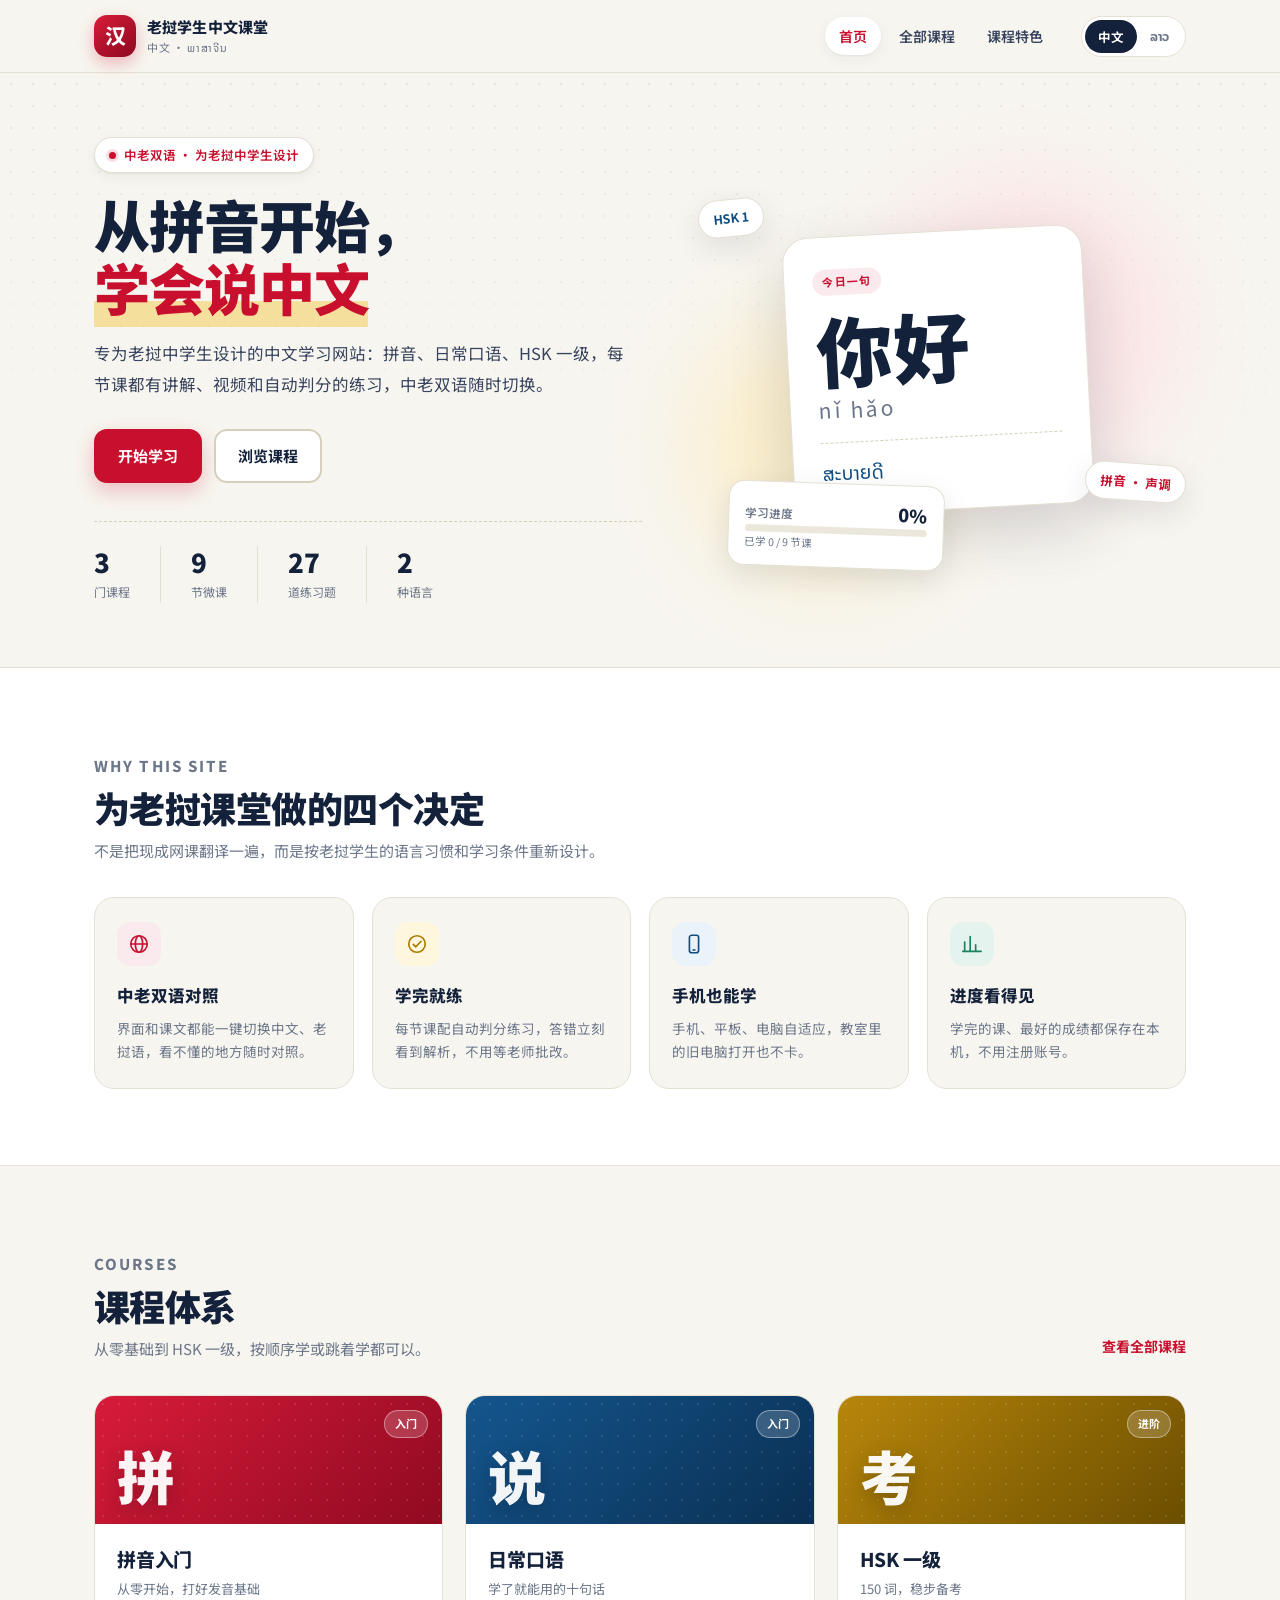
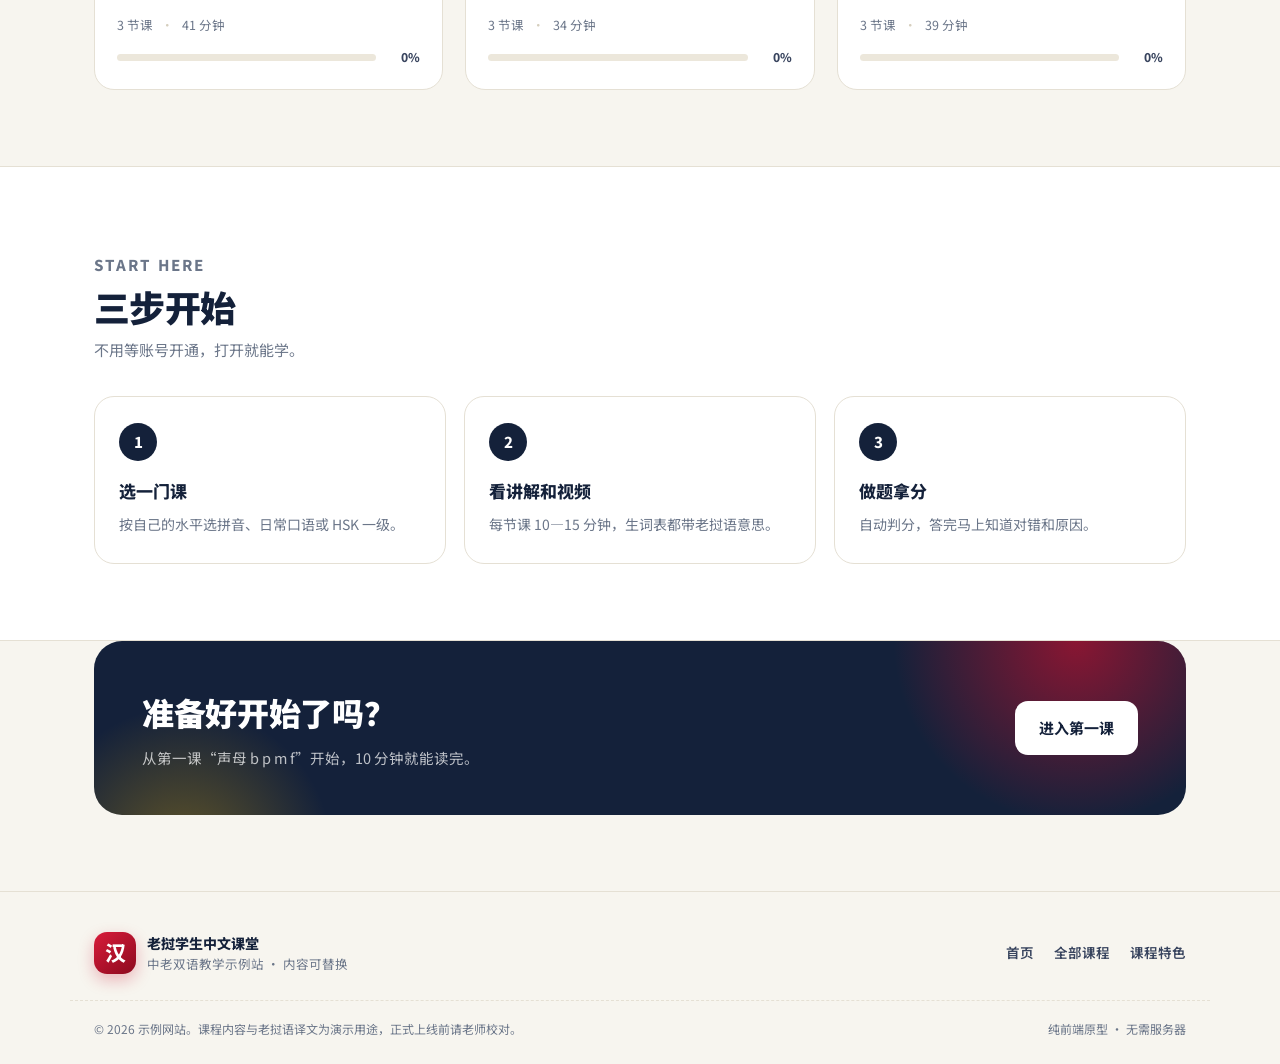
<file: index.html>
<!DOCTYPE html>
<html lang="zh-CN">
  <head>
    <meta charset="UTF-8" />
    <meta name="viewport" content="width=device-width, initial-scale=1" />
    <meta name="theme-color" content="#c8102e" />
    <title>老挝学生中文课堂 · ຮຽນຈີນສຳລັບນັກຮຽນລາວ</title>
    <meta
      name="description"
      content="面向老挝中学生的中文学习网站：拼音、日常口语、HSK 一级，中老双语，自动判分练习。"
    />
    <link rel="preconnect" href="https://fonts.googleapis.com" />
    <link rel="preconnect" href="https://fonts.gstatic.com" crossorigin />
    <link
      href="https://fonts.googleapis.com/css2?family=Noto+Sans+SC:wght@400;500;700;900&family=Noto+Sans+Lao:wght@400;600;700&display=swap"
      rel="stylesheet"
    />
    <link rel="stylesheet" href="css/style.css" />
    <link
      rel="icon"
      href="data:image/svg+xml,%3Csvg xmlns='http://www.w3.org/2000/svg' viewBox='0 0 64 64'%3E%3Crect width='64' height='64' rx='14' fill='%23c8102e'/%3E%3Ctext x='32' y='46' font-size='38' font-family='sans-serif' font-weight='700' text-anchor='middle' fill='%23fff'%3E%E6%B1%89%3C/text%3E%3C/svg%3E"
    />
  </head>
  <body data-page="home">
    <noscript>
      <p class="noscript">本网站需要开启 JavaScript 才能显示课程内容 · ເວັບນີ້ຕ້ອງການ JavaScript</p>
    </noscript>
    <header class="site-header">
      <div class="container header-inner">
        <a class="brand" href="index.html">
          <span class="brand-mark">汉</span>
          <span class="brand-text">
            <b data-i18n="brand.name">老挝学生中文课堂</b>
            <span data-i18n="brand.sub">中文 · ພາສາຈີນ</span>
          </span>
        </a>
        <nav class="nav" aria-label="主导航">
          <a href="index.html" class="is-active" data-i18n="nav.home">首页</a>
          <a href="courses.html" data-i18n="nav.courses">全部课程</a>
          <a href="index.html#features" data-i18n="nav.features">课程特色</a>
        </nav>
        <div class="lang-switch" role="group" aria-label="Language / ພາສາ">
          <button class="lang-btn" type="button" data-lang="zh">中文</button>
          <button class="lang-btn" type="button" data-lang="lo">ລາວ</button>
        </div>
      </div>
    </header>

    <main>
      <!-- Hero -->
      <section class="hero">
        <div class="container hero-grid">
          <div class="hero-copy">
            <span class="hero-badge" data-i18n="hero.badge">中老双语 · 为老挝中学生设计</span>
            <h1>
              <span data-i18n="hero.title1">从拼音开始，</span><br />
              <em data-i18n="hero.title2">学会说中文</em>
            </h1>
            <p class="hero-desc" data-i18n="hero.desc">
              专为老挝中学生设计的中文学习网站：拼音、日常口语、HSK 一级，每节课都有讲解、视频和自动判分的练习，中老双语随时切换。
            </p>
            <div class="hero-actions">
              <a class="btn btn-primary" id="heroStart" href="#courses" data-i18n="hero.cta1">开始学习</a>
              <a class="btn btn-outline" href="courses.html" data-i18n="hero.cta2">浏览课程</a>
            </div>
            <div class="hero-stats">
              <div>
                <b id="statCourses">3</b>
                <span data-i18n="stat.courses">门课程</span>
              </div>
              <div>
                <b id="statLessons">9</b>
                <span data-i18n="stat.lessons">节微课</span>
              </div>
              <div>
                <b id="statQuestions">27</b>
                <span data-i18n="stat.questions">道练习题</span>
              </div>
              <div>
                <b>2</b>
                <span data-i18n="stat.langs">种语言</span>
              </div>
            </div>
          </div>

          <div class="hero-visual" aria-hidden="true">
            <div class="blob blob-a"></div>
            <div class="blob blob-b"></div>
            <div class="flashcard">
              <span class="flash-tag" data-i18n="hero.tag">今日一句</span>
              <div class="flash-han">你好</div>
              <div class="flash-pinyin">nǐ hǎo</div>
              <div class="flash-lo">ສະບາຍດີ</div>
            </div>
            <div class="float-chip chip-a">HSK 1</div>
            <div class="float-chip chip-b" data-i18n="hero.chipB">拼音 · 声调</div>
            <div class="float-card">
              <div class="row">
                <span data-i18n="hero.progress">学习进度</span>
                <b id="heroPct">0%</b>
              </div>
              <div class="bar"><i id="heroBar" style="width: 0%"></i></div>
              <small id="heroProgressText">已学 0 / 9 节课</small>
            </div>
          </div>
        </div>
      </section>

      <!-- 特色 -->
      <section class="section section-alt" id="features">
        <div class="container">
          <div class="section-head">
            <div>
              <p class="kicker">Why this site</p>
              <h2 data-i18n="features.title">为老挝课堂做的四个决定</h2>
              <p data-i18n="features.desc">
                不是把现成网课翻译一遍，而是按老挝学生的语言习惯和学习条件重新设计。
              </p>
            </div>
          </div>
          <div class="feature-grid">
            <article class="feature">
              <div class="feature-icon">
                <svg width="22" height="22" viewBox="0 0 24 24" fill="none" stroke="currentColor" stroke-width="1.8" stroke-linecap="round">
                  <circle cx="12" cy="12" r="9" />
                  <ellipse cx="12" cy="12" rx="4" ry="9" />
                  <path d="M3 12h18" />
                </svg>
              </div>
              <h3 data-i18n="f1.t">中老双语对照</h3>
              <p data-i18n="f1.d">界面和课文都能一键切换中文、老挝语，看不懂的地方随时对照。</p>
            </article>
            <article class="feature">
              <div class="feature-icon">
                <svg width="22" height="22" viewBox="0 0 24 24" fill="none" stroke="currentColor" stroke-width="1.8" stroke-linecap="round" stroke-linejoin="round">
                  <circle cx="12" cy="12" r="9" />
                  <path d="m8 12.5 2.6 2.6L16.5 9" />
                </svg>
              </div>
              <h3 data-i18n="f2.t">学完就练</h3>
              <p data-i18n="f2.d">每节课配自动判分练习，答错立刻看到解析，不用等老师批改。</p>
            </article>
            <article class="feature">
              <div class="feature-icon">
                <svg width="22" height="22" viewBox="0 0 24 24" fill="none" stroke="currentColor" stroke-width="1.8" stroke-linecap="round" stroke-linejoin="round">
                  <rect x="7" y="2.5" width="10" height="19" rx="2.5" />
                  <path d="M11 18.5h2" />
                </svg>
              </div>
              <h3 data-i18n="f3.t">手机也能学</h3>
              <p data-i18n="f3.d">手机、平板、电脑自适应，教室里的旧电脑打开也不卡。</p>
            </article>
            <article class="feature">
              <div class="feature-icon">
                <svg width="22" height="22" viewBox="0 0 24 24" fill="none" stroke="currentColor" stroke-width="1.8" stroke-linecap="round" stroke-linejoin="round">
                  <path d="M4 20V10" />
                  <path d="M10 20V4" />
                  <path d="M16 20v-7" />
                  <path d="M22 20H2" />
                </svg>
              </div>
              <h3 data-i18n="f4.t">进度看得见</h3>
              <p data-i18n="f4.d">学完的课、最好的成绩都保存在本机，不用注册账号。</p>
            </article>
          </div>
        </div>
      </section>

      <!-- 课程 -->
      <section class="section" id="courses">
        <div class="container">
          <div class="section-head">
            <div>
              <p class="kicker">Courses</p>
              <h2 data-i18n="courses.title">课程体系</h2>
              <p data-i18n="courses.desc">从零基础到 HSK 一级，按顺序学或跳着学都可以。</p>
            </div>
            <a class="link-arrow" href="courses.html" data-i18n="courses.more">查看全部课程</a>
          </div>
          <div class="course-grid" id="courseGrid"></div>
        </div>
      </section>

      <!-- 三步 -->
      <section class="section section-alt">
        <div class="container">
          <div class="section-head">
            <div>
              <p class="kicker">Start here</p>
              <h2 data-i18n="steps.title">三步开始</h2>
              <p data-i18n="steps.desc">不用等账号开通，打开就能学。</p>
            </div>
          </div>
          <div class="steps">
            <article class="step">
              <div class="step-num">1</div>
              <h3 data-i18n="s1.t">选一门课</h3>
              <p data-i18n="s1.d">按自己的水平选拼音、日常口语或 HSK 一级。</p>
            </article>
            <article class="step">
              <div class="step-num">2</div>
              <h3 data-i18n="s2.t">看讲解和视频</h3>
              <p data-i18n="s2.d">每节课 10—15 分钟，生词表都带老挝语意思。</p>
            </article>
            <article class="step">
              <div class="step-num">3</div>
              <h3 data-i18n="s3.t">做题拿分</h3>
              <p data-i18n="s3.d">自动判分，答完马上知道对错和原因。</p>
            </article>
          </div>
        </div>
      </section>

      <!-- CTA -->
      <section class="section" style="padding-top: 0">
        <div class="container">
          <div class="cta-band">
            <div>
              <h2 data-i18n="cta.title">准备好开始了吗？</h2>
              <p data-i18n="cta.desc">从第一课“声母 b p m f”开始，10 分钟就能读完。</p>
            </div>
            <a class="btn" href="lesson.html?course=pinyin&lesson=p1" data-i18n="cta.btn">进入第一课</a>
          </div>
        </div>
      </section>
    </main>

    <footer class="site-footer">
      <div class="container footer-inner">
        <div class="footer-brand">
          <span class="brand-mark">汉</span>
          <div>
            <b data-i18n="brand.name">老挝学生中文课堂</b>
            <p data-i18n="footer.tagline">中老双语教学示例站 · 内容可替换</p>
          </div>
        </div>
        <div class="footer-links">
          <a href="index.html" data-i18n="nav.home">首页</a>
          <a href="courses.html" data-i18n="nav.courses">全部课程</a>
          <a href="index.html#features" data-i18n="nav.features">课程特色</a>
        </div>
      </div>
      <div class="container footer-bottom">
        <span data-i18n="footer.note">© 2026 示例网站。课程内容与老挝语译文为演示用途。</span>
        <span data-i18n="footer.built">纯前端原型 · 无需服务器</span>
      </div>
    </footer>

    <script src="js/i18n.js"></script>
    <script src="js/data.js"></script>
    <script src="js/app.js"></script>
  </body>
</html>
</file>
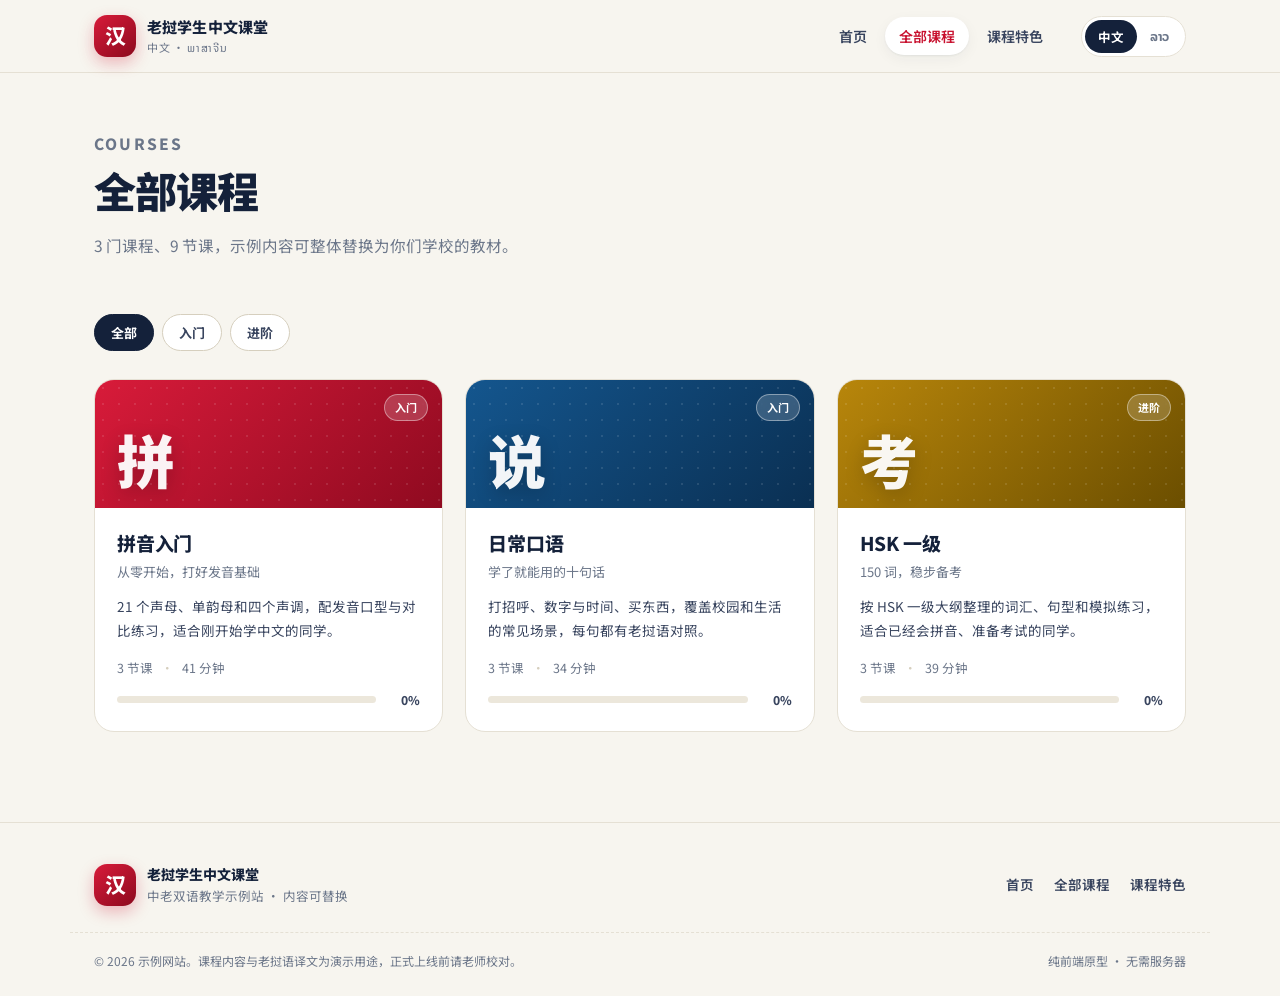
<file: courses.html>
<!DOCTYPE html>
<html lang="zh-CN">
  <head>
    <meta charset="UTF-8" />
    <meta name="viewport" content="width=device-width, initial-scale=1" />
    <meta name="theme-color" content="#c8102e" />
    <title>全部课程 · 老挝学生中文课堂</title>
    <meta name="description" content="拼音入门、日常口语、HSK 一级：面向老挝中学生的中文课程列表。" />
    <link rel="preconnect" href="https://fonts.googleapis.com" />
    <link rel="preconnect" href="https://fonts.gstatic.com" crossorigin />
    <link
      href="https://fonts.googleapis.com/css2?family=Noto+Sans+SC:wght@400;500;700;900&family=Noto+Sans+Lao:wght@400;600;700&display=swap"
      rel="stylesheet"
    />
    <link rel="stylesheet" href="css/style.css" />
    <link
      rel="icon"
      href="data:image/svg+xml,%3Csvg xmlns='http://www.w3.org/2000/svg' viewBox='0 0 64 64'%3E%3Crect width='64' height='64' rx='14' fill='%23c8102e'/%3E%3Ctext x='32' y='46' font-size='38' font-family='sans-serif' font-weight='700' text-anchor='middle' fill='%23fff'%3E%E6%B1%89%3C/text%3E%3C/svg%3E"
    />
  </head>
  <body data-page="courses">
    <noscript>
      <p class="noscript">本网站需要开启 JavaScript 才能显示课程内容 · ເວັບນີ້ຕ້ອງການ JavaScript</p>
    </noscript>
    <header class="site-header">
      <div class="container header-inner">
        <a class="brand" href="index.html">
          <span class="brand-mark">汉</span>
          <span class="brand-text">
            <b data-i18n="brand.name">老挝学生中文课堂</b>
            <span data-i18n="brand.sub">中文 · ພາສາຈີນ</span>
          </span>
        </a>
        <nav class="nav" aria-label="主导航">
          <a href="index.html" data-i18n="nav.home">首页</a>
          <a href="courses.html" class="is-active" data-i18n="nav.courses">全部课程</a>
          <a href="index.html#features" data-i18n="nav.features">课程特色</a>
        </nav>
        <div class="lang-switch" role="group" aria-label="Language / ພາສາ">
          <button class="lang-btn" type="button" data-lang="zh">中文</button>
          <button class="lang-btn" type="button" data-lang="lo">ລາວ</button>
        </div>
      </div>
    </header>

    <main class="lesson-page" style="padding-bottom: 90px">
      <div class="container">
        <div class="page-head" style="padding-top: 16px">
          <p class="kicker">Courses</p>
          <h1 data-i18n="courses.pageTitle">全部课程</h1>
          <p data-i18n="courses.pageDesc">
            3 门课程、9 节课，示例内容可整体替换为你们学校的教材。
          </p>
        </div>

        <div class="filters" id="courseFilters" role="group" aria-label="Filter">
          <button class="chip is-active" type="button" data-filter="all" data-i18n="courses.all">全部</button>
          <button class="chip" type="button" data-filter="beginner" data-i18n="level.beginner">入门</button>
          <button class="chip" type="button" data-filter="advanced" data-i18n="level.advanced">进阶</button>
        </div>

        <div class="course-grid" id="courseGrid"></div>
      </div>
    </main>

    <footer class="site-footer">
      <div class="container footer-inner">
        <div class="footer-brand">
          <span class="brand-mark">汉</span>
          <div>
            <b data-i18n="brand.name">老挝学生中文课堂</b>
            <p data-i18n="footer.tagline">中老双语教学示例站 · 内容可替换</p>
          </div>
        </div>
        <div class="footer-links">
          <a href="index.html" data-i18n="nav.home">首页</a>
          <a href="courses.html" data-i18n="nav.courses">全部课程</a>
          <a href="index.html#features" data-i18n="nav.features">课程特色</a>
        </div>
      </div>
      <div class="container footer-bottom">
        <span data-i18n="footer.note">© 2026 示例网站。课程内容与老挝语译文为演示用途。</span>
        <span data-i18n="footer.built">纯前端原型 · 无需服务器</span>
      </div>
    </footer>

    <script src="js/i18n.js"></script>
    <script src="js/data.js"></script>
    <script src="js/app.js"></script>
  </body>
</html>
</file>
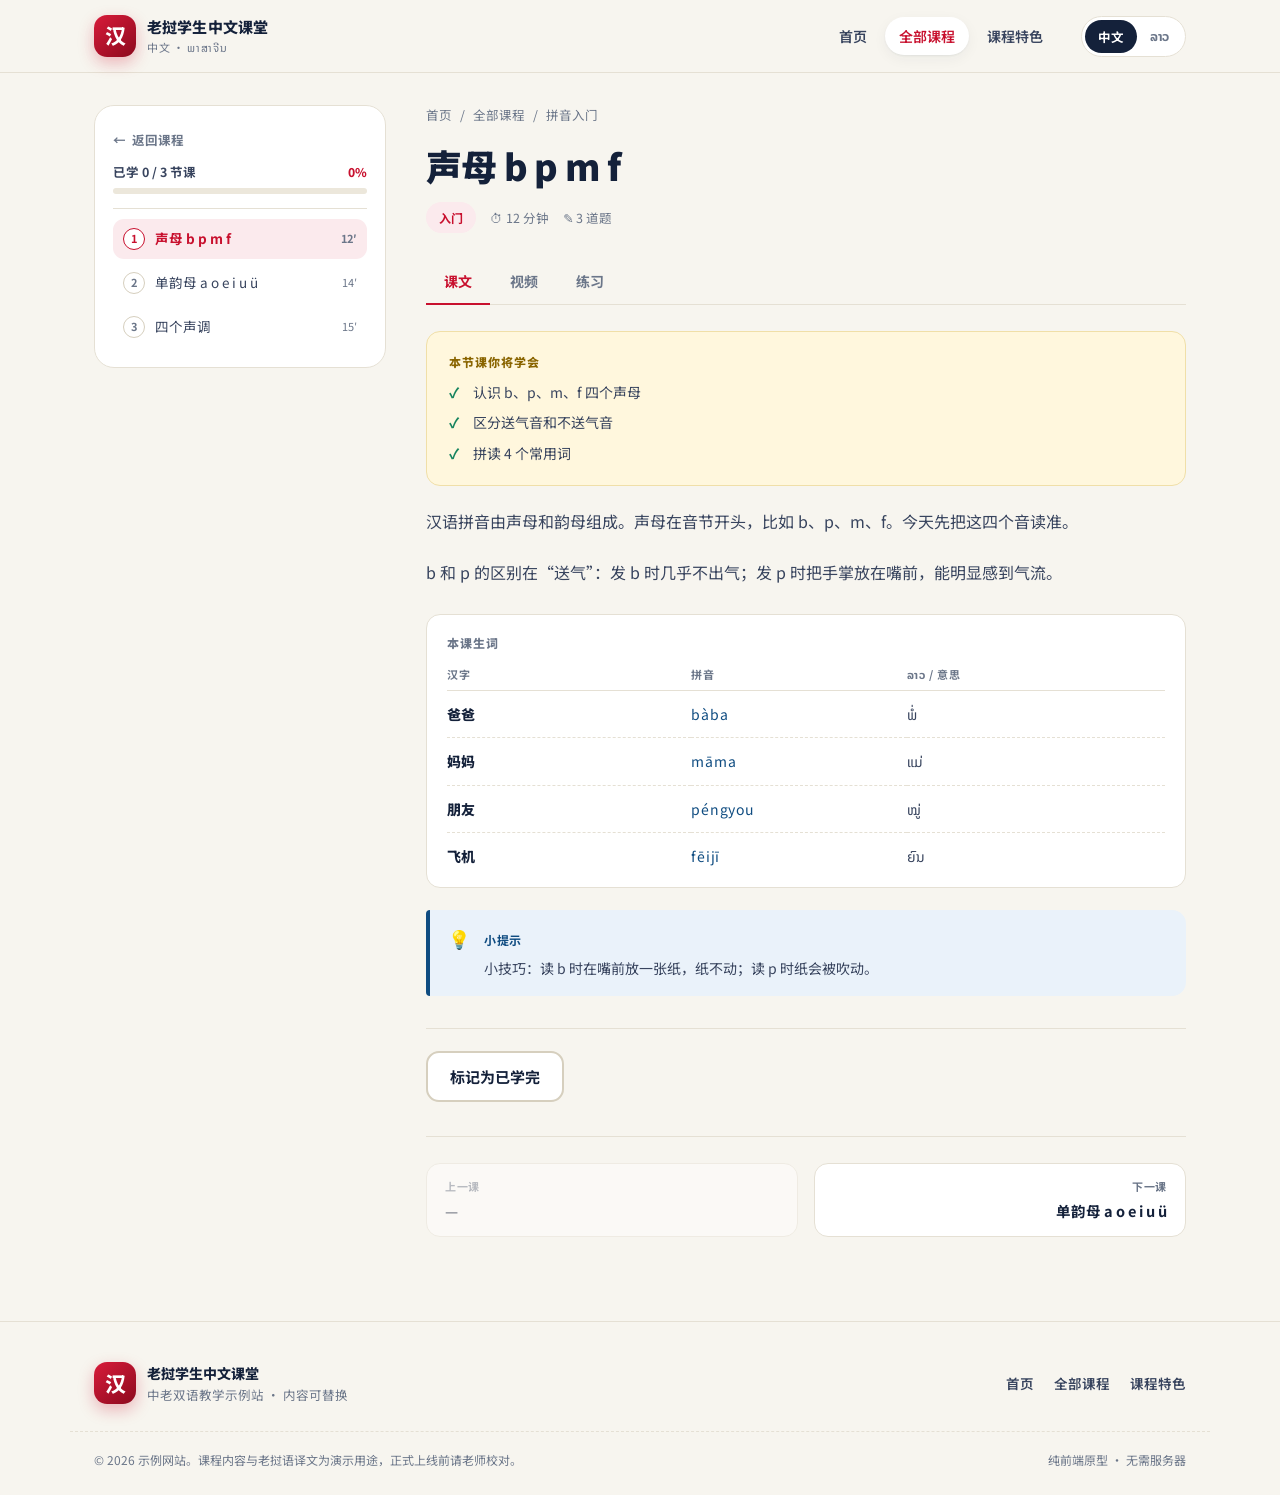
<file: lesson.html>
<!DOCTYPE html>
<html lang="zh-CN">
  <head>
    <meta charset="UTF-8" />
    <meta name="viewport" content="width=device-width, initial-scale=1" />
    <meta name="theme-color" content="#c8102e" />
    <title>课程详情 · 老挝学生中文课堂</title>
    <link rel="preconnect" href="https://fonts.googleapis.com" />
    <link rel="preconnect" href="https://fonts.gstatic.com" crossorigin />
    <link
      href="https://fonts.googleapis.com/css2?family=Noto+Sans+SC:wght@400;500;700;900&family=Noto+Sans+Lao:wght@400;600;700&display=swap"
      rel="stylesheet"
    />
    <link rel="stylesheet" href="css/style.css" />
    <link
      rel="icon"
      href="data:image/svg+xml,%3Csvg xmlns='http://www.w3.org/2000/svg' viewBox='0 0 64 64'%3E%3Crect width='64' height='64' rx='14' fill='%23c8102e'/%3E%3Ctext x='32' y='46' font-size='38' font-family='sans-serif' font-weight='700' text-anchor='middle' fill='%23fff'%3E%E6%B1%89%3C/text%3E%3C/svg%3E"
    />
  </head>
  <body data-page="lesson">
    <noscript>
      <p class="noscript">本网站需要开启 JavaScript 才能显示课程内容 · ເວັບນີ້ຕ້ອງການ JavaScript</p>
    </noscript>
    <header class="site-header">
      <div class="container header-inner">
        <a class="brand" href="index.html">
          <span class="brand-mark">汉</span>
          <span class="brand-text">
            <b data-i18n="brand.name">老挝学生中文课堂</b>
            <span data-i18n="brand.sub">中文 · ພາສາຈີນ</span>
          </span>
        </a>
        <nav class="nav" aria-label="主导航">
          <a href="index.html" data-i18n="nav.home">首页</a>
          <a href="courses.html" class="is-active" data-i18n="nav.courses">全部课程</a>
          <a href="index.html#features" data-i18n="nav.features">课程特色</a>
        </nav>
        <div class="lang-switch" role="group" aria-label="Language / ພາສາ">
          <button class="lang-btn" type="button" data-lang="zh">中文</button>
          <button class="lang-btn" type="button" data-lang="lo">ລາວ</button>
        </div>
      </div>
    </header>

    <main class="lesson-page">
      <div class="container layout">
        <aside>
          <div class="side-card">
            <a class="side-back" href="courses.html">
              <span aria-hidden="true">←</span>
              <span data-i18n="lesson.back">返回课程</span>
            </a>
            <div class="side-head" id="sideProgress"></div>
            <ol class="side-list" id="lessonList"></ol>
          </div>
        </aside>

        <article class="lesson-main">
          <nav class="crumbs" aria-label="Breadcrumb">
            <a href="index.html" data-i18n="nav.home">首页</a>
            <span>/</span>
            <a href="courses.html" data-i18n="nav.courses">全部课程</a>
            <span>/</span>
            <a id="crumbCourse" href="courses.html"></a>
          </nav>

          <h1 class="lesson-title" id="lessonTitle"></h1>
          <div class="lesson-meta" id="lessonMeta"></div>

          <div class="tabs" role="tablist">
            <button
              class="tab-btn is-active"
              type="button"
              role="tab"
              data-tab="text"
              data-i18n="tab.text"
            >
              课文
            </button>
            <button class="tab-btn" type="button" role="tab" data-tab="video" data-i18n="tab.video">
              视频
            </button>
            <button class="tab-btn" type="button" role="tab" data-tab="quiz" data-i18n="tab.quiz">
              练习
            </button>
          </div>

          <section class="tab-panel" id="tabText" role="tabpanel"></section>
          <section class="tab-panel" id="tabVideo" role="tabpanel" hidden></section>
          <section class="tab-panel" id="tabQuiz" role="tabpanel" hidden></section>

          <div class="pager" id="lessonPager"></div>
        </article>
      </div>
    </main>

    <footer class="site-footer">
      <div class="container footer-inner">
        <div class="footer-brand">
          <span class="brand-mark">汉</span>
          <div>
            <b data-i18n="brand.name">老挝学生中文课堂</b>
            <p data-i18n="footer.tagline">中老双语教学示例站 · 内容可替换</p>
          </div>
        </div>
        <div class="footer-links">
          <a href="index.html" data-i18n="nav.home">首页</a>
          <a href="courses.html" data-i18n="nav.courses">全部课程</a>
          <a href="index.html#features" data-i18n="nav.features">课程特色</a>
        </div>
      </div>
      <div class="container footer-bottom">
        <span data-i18n="footer.note">© 2026 示例网站。课程内容与老挝语译文为演示用途。</span>
        <span data-i18n="footer.built">纯前端原型 · 无需服务器</span>
      </div>
    </footer>

    <script src="js/i18n.js"></script>
    <script src="js/data.js"></script>
    <script src="js/app.js"></script>
  </body>
</html>
</file>
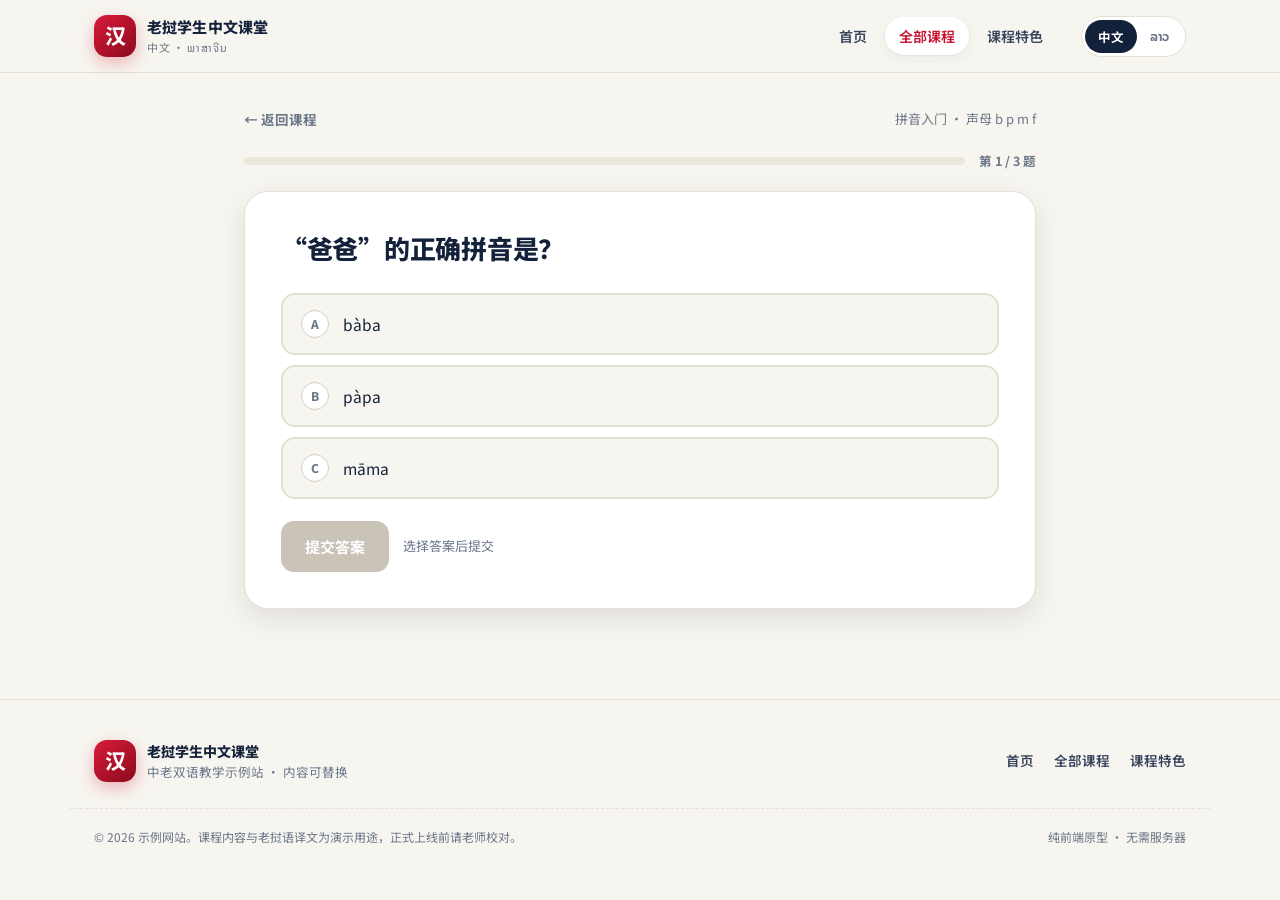
<file: quiz.html>
<!DOCTYPE html>
<html lang="zh-CN">
  <head>
    <meta charset="UTF-8" />
    <meta name="viewport" content="width=device-width, initial-scale=1" />
    <meta name="theme-color" content="#c8102e" />
    <title>练习 · 老挝学生中文课堂</title>
    <link rel="preconnect" href="https://fonts.googleapis.com" />
    <link rel="preconnect" href="https://fonts.gstatic.com" crossorigin />
    <link
      href="https://fonts.googleapis.com/css2?family=Noto+Sans+SC:wght@400;500;700;900&family=Noto+Sans+Lao:wght@400;600;700&display=swap"
      rel="stylesheet"
    />
    <link rel="stylesheet" href="css/style.css" />
    <link
      rel="icon"
      href="data:image/svg+xml,%3Csvg xmlns='http://www.w3.org/2000/svg' viewBox='0 0 64 64'%3E%3Crect width='64' height='64' rx='14' fill='%23c8102e'/%3E%3Ctext x='32' y='46' font-size='38' font-family='sans-serif' font-weight='700' text-anchor='middle' fill='%23fff'%3E%E6%B1%89%3C/text%3E%3C/svg%3E"
    />
  </head>
  <body data-page="quiz">
    <noscript>
      <p class="noscript">本网站需要开启 JavaScript 才能显示课程内容 · ເວັບນີ້ຕ້ອງການ JavaScript</p>
    </noscript>
    <header class="site-header">
      <div class="container header-inner">
        <a class="brand" href="index.html">
          <span class="brand-mark">汉</span>
          <span class="brand-text">
            <b data-i18n="brand.name">老挝学生中文课堂</b>
            <span data-i18n="brand.sub">中文 · ພາສາຈີນ</span>
          </span>
        </a>
        <nav class="nav" aria-label="主导航">
          <a href="index.html" data-i18n="nav.home">首页</a>
          <a href="courses.html" class="is-active" data-i18n="nav.courses">全部课程</a>
          <a href="index.html#features" data-i18n="nav.features">课程特色</a>
        </nav>
        <div class="lang-switch" role="group" aria-label="Language / ພາສາ">
          <button class="lang-btn" type="button" data-lang="zh">中文</button>
          <button class="lang-btn" type="button" data-lang="lo">ລາວ</button>
        </div>
      </div>
    </header>

    <main class="quiz-page">
      <div class="container container-narrow">
        <div class="quiz-top">
          <a class="back-link" id="quizBack" href="courses.html">← 返回课程</a>
          <p class="quiz-lesson" id="quizLesson"></p>
        </div>
        <div id="quizApp"></div>
      </div>
    </main>

    <footer class="site-footer">
      <div class="container footer-inner">
        <div class="footer-brand">
          <span class="brand-mark">汉</span>
          <div>
            <b data-i18n="brand.name">老挝学生中文课堂</b>
            <p data-i18n="footer.tagline">中老双语教学示例站 · 内容可替换</p>
          </div>
        </div>
        <div class="footer-links">
          <a href="index.html" data-i18n="nav.home">首页</a>
          <a href="courses.html" data-i18n="nav.courses">全部课程</a>
          <a href="index.html#features" data-i18n="nav.features">课程特色</a>
        </div>
      </div>
      <div class="container footer-bottom">
        <span data-i18n="footer.note">© 2026 示例网站。课程内容与老挝语译文为演示用途。</span>
        <span data-i18n="footer.built">纯前端原型 · 无需服务器</span>
      </div>
    </footer>

    <script src="js/i18n.js"></script>
    <script src="js/data.js"></script>
    <script src="js/app.js"></script>
  </body>
</html>
</file>
<file: css/style.css>
/* =========================================================
   老挝学生中文课堂 — 样式
   ========================================================= */

:root {
  --paper: #f7f5ef;
  --surface: #ffffff;
  --ink: #14213a;
  --ink-2: #38445e;
  --muted: #6b7689;
  --line: #e5e0d4;
  --line-strong: #d6cfbe;

  --red: #c8102e;
  --red-deep: #9c0c23;
  --red-soft: #fbeaed;
  --gold: #f2b705;
  --gold-soft: #fff7dd;
  --blue: #0f4c81;
  --blue-soft: #eaf2fa;
  --green: #17845f;
  --green-soft: #e4f3ed;

  --radius: 20px;
  --radius-sm: 14px;
  --shadow-sm: 0 1px 2px rgba(20, 33, 58, 0.06), 0 4px 14px rgba(20, 33, 58, 0.05);
  --shadow-md: 0 10px 30px rgba(20, 33, 58, 0.1);
  --shadow-lg: 0 24px 60px rgba(20, 33, 58, 0.16);

  --font: "Noto Sans SC", "Noto Sans Lao", "PingFang SC", "Microsoft YaHei",
    "Leelawadee UI", system-ui, -apple-system, "Segoe UI", sans-serif;
}

* {
  box-sizing: border-box;
}

html {
  scroll-behavior: smooth;
}

body {
  margin: 0;
  font-family: var(--font);
  color: var(--ink);
  background: var(--paper);
  line-height: 1.6;
  -webkit-font-smoothing: antialiased;
  text-rendering: optimizeLegibility;
}

img,
svg {
  display: block;
  max-width: 100%;
}

a {
  color: inherit;
}

button {
  font-family: inherit;
}

h1,
h2,
h3,
h4,
p {
  margin: 0;
}

.container {
  width: 100%;
  max-width: 1140px;
  margin: 0 auto;
  padding: 0 24px;
}

.container-narrow {
  max-width: 840px;
}

.muted {
  color: var(--muted);
}

.noscript {
  margin: 0;
  padding: 10px 24px;
  background: #fff3cd;
  color: #6b5200;
  font-size: 13px;
  text-align: center;
}

.small {
  font-size: 13px;
}

/* ---------- 头部 ---------- */
.site-header {
  position: sticky;
  top: 0;
  z-index: 60;
  background: rgba(247, 245, 239, 0.86);
  backdrop-filter: blur(14px);
  -webkit-backdrop-filter: blur(14px);
  border-bottom: 1px solid var(--line);
}

.header-inner {
  display: flex;
  align-items: center;
  gap: 24px;
  height: 72px;
}

.brand {
  display: flex;
  align-items: center;
  gap: 11px;
  text-decoration: none;
  flex: 0 1 auto;
  min-width: 0;
}

.brand-mark {
  width: 42px;
  height: 42px;
  flex: none;
  border-radius: 13px;
  display: grid;
  place-items: center;
  background: linear-gradient(140deg, #d81b3a, #8c0a1e);
  color: #fff;
  font-size: 21px;
  font-weight: 800;
  box-shadow: 0 6px 16px rgba(200, 16, 46, 0.28);
}

.brand-text {
  min-width: 0;
}

.brand-text b {
  display: block;
  font-size: 15px;
  font-weight: 800;
  letter-spacing: 0.01em;
  white-space: nowrap;
  overflow: hidden;
  text-overflow: ellipsis;
}

.brand-text span {
  display: block;
  font-size: 11px;
  color: var(--muted);
  letter-spacing: 0.06em;
}

.nav {
  display: flex;
  gap: 4px;
  margin-left: auto;
}

.nav a {
  padding: 8px 14px;
  border-radius: 999px;
  font-size: 14px;
  font-weight: 600;
  color: var(--ink-2);
  text-decoration: none;
  transition: background 0.18s, color 0.18s;
}

.nav a:hover {
  background: #fff;
  color: var(--ink);
}

.nav a.is-active {
  background: #fff;
  color: var(--red);
  box-shadow: var(--shadow-sm);
}

.lang-switch {
  display: flex;
  background: #fff;
  border: 1px solid var(--line);
  border-radius: 999px;
  padding: 3px;
  flex: none;
}

.lang-btn {
  border: 0;
  background: transparent;
  padding: 6px 13px;
  border-radius: 999px;
  font-size: 12.5px;
  font-weight: 700;
  color: var(--muted);
  cursor: pointer;
  transition: background 0.18s, color 0.18s;
}

.lang-btn:hover {
  color: var(--ink);
}

.lang-btn.is-active {
  background: var(--ink);
  color: #fff;
}

/* ---------- 按钮 ---------- */
.btn {
  display: inline-flex;
  align-items: center;
  justify-content: center;
  gap: 8px;
  padding: 13px 22px;
  border: 2px solid transparent;
  border-radius: 13px;
  font-size: 15px;
  font-weight: 700;
  text-decoration: none;
  cursor: pointer;
  transition: transform 0.16s, box-shadow 0.16s, background 0.16s, border-color 0.16s,
    color 0.16s;
  white-space: nowrap;
}

.btn:active {
  transform: translateY(1px);
}

.btn-primary {
  background: var(--red);
  color: #fff;
  box-shadow: 0 8px 20px rgba(200, 16, 46, 0.24);
}

.btn-primary:hover {
  background: var(--red-deep);
  transform: translateY(-1px);
  box-shadow: 0 12px 26px rgba(200, 16, 46, 0.28);
}

.btn-primary:disabled {
  background: #c9c3b8;
  box-shadow: none;
  cursor: not-allowed;
  transform: none;
}

.btn-outline {
  background: #fff;
  border-color: var(--line-strong);
  color: var(--ink);
}

.btn-outline:hover {
  border-color: var(--ink);
  transform: translateY(-1px);
}

.btn-done {
  background: var(--green-soft);
  border-color: #b9dccd;
  color: var(--green);
}

.btn-done:hover {
  border-color: var(--green);
}

:focus-visible {
  outline: 3px solid rgba(15, 76, 129, 0.45);
  outline-offset: 2px;
}

/* ---------- 首页 Hero ---------- */
.hero {
  position: relative;
  overflow: hidden;
  padding: 64px 0 64px;
}

.hero::before {
  content: "";
  position: absolute;
  inset: 0;
  background-image: radial-gradient(rgba(20, 33, 58, 0.075) 1px, transparent 1px);
  background-size: 22px 22px;
  mask-image: linear-gradient(to bottom, #000 0%, transparent 78%);
  -webkit-mask-image: linear-gradient(to bottom, #000 0%, transparent 78%);
  pointer-events: none;
}

.hero-grid {
  position: relative;
  display: grid;
  grid-template-columns: 1.05fr 0.95fr;
  gap: 48px;
  align-items: center;
}

.hero-badge {
  display: inline-flex;
  align-items: center;
  gap: 8px;
  padding: 7px 14px;
  background: #fff;
  border: 1px solid var(--line);
  border-radius: 999px;
  font-size: 12.5px;
  font-weight: 600;
  color: var(--red);
  box-shadow: var(--shadow-sm);
}

.hero-badge::before {
  content: "";
  width: 7px;
  height: 7px;
  border-radius: 50%;
  background: var(--red);
  box-shadow: 0 0 0 3px rgba(200, 16, 46, 0.14);
}

.hero h1 {
  margin: 20px 0 0;
  font-size: clamp(34px, 4.6vw, 56px);
  line-height: 1.12;
  font-weight: 900;
  letter-spacing: -0.02em;
}

.hero h1 em {
  font-style: normal;
  color: var(--red);
  background: linear-gradient(transparent 68%, rgba(242, 183, 5, 0.35) 0);
}

.hero-desc {
  margin-top: 20px;
  max-width: 33em;
  font-size: 16.5px;
  line-height: 1.85;
  color: var(--ink-2);
}

.hero-actions {
  display: flex;
  flex-wrap: wrap;
  gap: 12px;
  margin-top: 30px;
}

.hero-stats {
  display: flex;
  flex-wrap: wrap;
  gap: 0;
  margin-top: 38px;
  padding-top: 24px;
  border-top: 1px dashed var(--line-strong);
}

.hero-stats div {
  padding-right: 30px;
  margin-right: 30px;
  border-right: 1px solid var(--line);
}

.hero-stats div:last-child {
  border-right: 0;
  margin-right: 0;
  padding-right: 0;
}

.hero-stats b {
  display: block;
  font-size: 26px;
  font-weight: 900;
  line-height: 1.2;
  letter-spacing: -0.01em;
}

.hero-stats span {
  font-size: 12px;
  color: var(--muted);
}

/* Hero 右侧视觉 */
.hero-visual {
  position: relative;
  min-height: 430px;
  display: grid;
  place-items: center;
  isolation: isolate;
}

.blob {
  position: absolute;
  border-radius: 50%;
  filter: blur(46px);
  opacity: 0.55;
  z-index: -1;
}

.blob-a {
  width: 300px;
  height: 300px;
  background: #ffd7de;
  top: 24px;
  right: 10px;
}

.blob-b {
  width: 260px;
  height: 260px;
  background: #ffe9ae;
  bottom: 10px;
  left: 6px;
}

.flashcard {
  width: 300px;
  background: #fff;
  border: 1px solid var(--line);
  border-radius: 26px;
  padding: 30px 28px 26px;
  box-shadow: var(--shadow-lg);
  transform: rotate(-3deg);
  transition: transform 0.3s;
}

.flashcard:hover {
  transform: rotate(-1deg) translateY(-4px);
}

.flash-tag {
  display: inline-block;
  font-size: 11px;
  font-weight: 700;
  letter-spacing: 0.12em;
  color: var(--red);
  background: var(--red-soft);
  padding: 4px 10px;
  border-radius: 999px;
}

.flash-han {
  margin-top: 16px;
  font-size: 76px;
  font-weight: 900;
  line-height: 1;
  letter-spacing: 0.02em;
}

.flash-pinyin {
  margin-top: 6px;
  font-size: 21px;
  color: var(--muted);
  letter-spacing: 0.12em;
}

.flash-lo {
  margin-top: 16px;
  padding-top: 14px;
  border-top: 1px dashed var(--line-strong);
  font-size: 19px;
  color: var(--blue);
}

.float-chip {
  position: absolute;
  background: #fff;
  border: 1px solid var(--line);
  border-radius: 999px;
  padding: 8px 14px;
  font-size: 12.5px;
  font-weight: 700;
  box-shadow: var(--shadow-md);
}

.chip-a {
  top: 44px;
  left: 8px;
  color: var(--blue);
  transform: rotate(-6deg);
}

.chip-b {
  bottom: 84px;
  right: 0;
  color: var(--red);
  transform: rotate(4deg);
}

.float-card {
  position: absolute;
  bottom: 18px;
  left: 38px;
  width: 216px;
  background: #fff;
  border: 1px solid var(--line);
  border-radius: 16px;
  padding: 14px 16px;
  box-shadow: var(--shadow-md);
  transform: rotate(2deg);
}

.float-card span {
  font-size: 11.5px;
  color: var(--muted);
  font-weight: 600;
}

.float-card .row {
  display: flex;
  align-items: baseline;
  justify-content: space-between;
  gap: 10px;
}

.float-card b {
  font-size: 18px;
  font-weight: 900;
}

.float-card small {
  display: block;
  margin-top: 2px;
  font-size: 10.5px;
  color: var(--muted);
}

/* ---------- 通用区块 ---------- */
.section {
  padding: 76px 0;
}

.section-alt {
  background: var(--surface);
  border-top: 1px solid var(--line);
  border-bottom: 1px solid var(--line);
}

.section-head {
  display: flex;
  align-items: flex-end;
  justify-content: space-between;
  gap: 24px;
  margin-bottom: 34px;
}

.kicker {
  font-size: 12px;
  font-weight: 800;
  letter-spacing: 0.14em;
  color: var(--red);
  text-transform: uppercase;
}

.section-head h2 {
  margin-top: 8px;
  font-size: clamp(26px, 3.2vw, 36px);
  font-weight: 900;
  letter-spacing: -0.015em;
  line-height: 1.2;
}

.section-head p {
  margin-top: 10px;
  max-width: 46em;
  color: var(--muted);
  font-size: 15px;
}

.link-arrow {
  font-size: 14px;
  font-weight: 700;
  color: var(--red);
  text-decoration: none;
  white-space: nowrap;
  padding-bottom: 4px;
}

.link-arrow:hover {
  text-decoration: underline;
  text-underline-offset: 4px;
}

/* ---------- 特色 ---------- */
.feature-grid {
  display: grid;
  grid-template-columns: repeat(4, 1fr);
  gap: 18px;
}

.feature {
  background: var(--paper);
  border: 1px solid var(--line);
  border-radius: var(--radius);
  padding: 24px 22px;
  transition: transform 0.2s, box-shadow 0.2s, border-color 0.2s;
}

.feature:hover {
  transform: translateY(-3px);
  border-color: var(--line-strong);
  box-shadow: var(--shadow-md);
}

.feature-icon {
  width: 44px;
  height: 44px;
  border-radius: 13px;
  display: grid;
  place-items: center;
  background: var(--red-soft);
  color: var(--red);
  margin-bottom: 16px;
}

.feature:nth-child(2) .feature-icon {
  background: var(--gold-soft);
  color: #a97c00;
}

.feature:nth-child(3) .feature-icon {
  background: var(--blue-soft);
  color: var(--blue);
}

.feature:nth-child(4) .feature-icon {
  background: var(--green-soft);
  color: var(--green);
}

.feature h3 {
  font-size: 16.5px;
  font-weight: 800;
  margin-bottom: 8px;
}

.feature p {
  font-size: 13.5px;
  line-height: 1.75;
  color: var(--muted);
}

/* ---------- 课程卡片 ---------- */
.course-grid {
  display: grid;
  grid-template-columns: repeat(3, 1fr);
  gap: 22px;
}

.course-card {
  display: flex;
  flex-direction: column;
  background: #fff;
  border: 1px solid var(--line);
  border-radius: var(--radius);
  overflow: hidden;
  text-decoration: none;
  color: inherit;
  transition: transform 0.22s, box-shadow 0.22s, border-color 0.22s;
}

.course-card:hover {
  transform: translateY(-5px);
  border-color: var(--line-strong);
  box-shadow: var(--shadow-md);
}

.course-cover {
  position: relative;
  height: 128px;
  padding: 20px 22px;
  display: flex;
  align-items: flex-end;
  overflow: hidden;
  isolation: isolate;
}

.cover-pinyin {
  background: linear-gradient(135deg, #d81b3a, #8f0a20);
}

.cover-daily {
  background: linear-gradient(135deg, #14568e, #0a2f52);
}

.cover-hsk {
  background: linear-gradient(135deg, #b8860b, #6b4e00);
}

.course-cover::after {
  content: "";
  position: absolute;
  inset: 0;
  background-image: radial-gradient(rgba(255, 255, 255, 0.22) 1px, transparent 1px);
  background-size: 16px 16px;
  opacity: 0.5;
  z-index: -1;
}

.cover-char {
  font-size: 58px;
  font-weight: 900;
  color: rgba(255, 255, 255, 0.95);
  line-height: 1;
  letter-spacing: 0.02em;
  text-shadow: 0 6px 20px rgba(0, 0, 0, 0.22);
}

.cover-level {
  position: absolute;
  top: 14px;
  right: 14px;
  padding: 4px 10px;
  border-radius: 999px;
  background: rgba(255, 255, 255, 0.18);
  border: 1px solid rgba(255, 255, 255, 0.4);
  color: #fff;
  font-size: 11px;
  font-weight: 700;
  backdrop-filter: blur(4px);
}

.course-body {
  display: flex;
  flex-direction: column;
  flex: 1;
  padding: 20px 22px 22px;
}

.course-body h3 {
  font-size: 19px;
  font-weight: 800;
  letter-spacing: -0.01em;
}

.course-tagline {
  margin-top: 4px;
  font-size: 13px;
  color: var(--muted);
}

.course-desc {
  margin-top: 12px;
  font-size: 13.5px;
  line-height: 1.75;
  color: var(--ink-2);
}

.course-meta {
  display: flex;
  align-items: center;
  gap: 8px;
  margin-top: auto;
  padding-top: 16px;
  font-size: 12.5px;
  color: var(--muted);
}

.course-meta .dot {
  color: var(--line-strong);
}

.course-progress {
  display: flex;
  align-items: center;
  gap: 10px;
  margin-top: 12px;
}

.course-progress .bar {
  flex: 1;
}

.course-progress span {
  font-size: 12px;
  font-weight: 800;
  color: var(--ink-2);
  min-width: 34px;
  text-align: right;
}

.bar {
  height: 7px;
  background: #ece7db;
  border-radius: 999px;
  overflow: hidden;
}

.bar i {
  display: block;
  height: 100%;
  background: linear-gradient(90deg, var(--red), #e8526a);
  border-radius: 999px;
  transition: width 0.4s ease;
}

/* ---------- 三步 ---------- */
.steps {
  display: grid;
  grid-template-columns: repeat(3, 1fr);
  gap: 18px;
  counter-reset: step;
}

.step {
  position: relative;
  background: #fff;
  border: 1px solid var(--line);
  border-radius: var(--radius);
  padding: 26px 24px;
}

.step-num {
  width: 38px;
  height: 38px;
  border-radius: 50%;
  display: grid;
  place-items: center;
  background: var(--ink);
  color: #fff;
  font-size: 15px;
  font-weight: 800;
  margin-bottom: 16px;
}

.step h3 {
  font-size: 17px;
  font-weight: 800;
}

.step p {
  margin-top: 8px;
  font-size: 14px;
  line-height: 1.75;
  color: var(--muted);
}

/* ---------- CTA ---------- */
.cta-band {
  position: relative;
  overflow: hidden;
  background: var(--ink);
  border-radius: 28px;
  padding: 46px 48px;
  color: #fff;
  display: flex;
  align-items: center;
  justify-content: space-between;
  gap: 32px;
  isolation: isolate;
}

.cta-band::before {
  content: "";
  position: absolute;
  width: 380px;
  height: 380px;
  border-radius: 50%;
  background: radial-gradient(circle, rgba(200, 16, 46, 0.65), transparent 68%);
  top: -190px;
  right: -80px;
  z-index: -1;
}

.cta-band::after {
  content: "";
  position: absolute;
  width: 300px;
  height: 300px;
  border-radius: 50%;
  background: radial-gradient(circle, rgba(242, 183, 5, 0.35), transparent 70%);
  bottom: -190px;
  left: -60px;
  z-index: -1;
}

.cta-band h2 {
  font-size: clamp(24px, 3vw, 32px);
  font-weight: 900;
  letter-spacing: -0.01em;
}

.cta-band p {
  margin-top: 8px;
  font-size: 14.5px;
  color: rgba(255, 255, 255, 0.72);
  max-width: 40em;
}

.cta-band .btn {
  flex: none;
  background: #fff;
  color: var(--ink);
  box-shadow: none;
}

.cta-band .btn:hover {
  background: var(--gold);
  color: var(--ink);
}

/* ---------- 页脚 ---------- */
.site-footer {
  border-top: 1px solid var(--line);
  padding: 40px 0 26px;
  margin-top: 0;
}

.footer-inner {
  display: flex;
  align-items: center;
  justify-content: space-between;
  gap: 24px;
  flex-wrap: wrap;
}

.footer-brand {
  display: flex;
  align-items: center;
  gap: 11px;
}

.footer-brand b {
  display: block;
  font-size: 14px;
  font-weight: 800;
}

.footer-brand p {
  font-size: 12.5px;
  color: var(--muted);
}

.footer-links {
  display: flex;
  gap: 20px;
}

.footer-links a {
  font-size: 13.5px;
  font-weight: 600;
  color: var(--ink-2);
  text-decoration: none;
}

.footer-links a:hover {
  color: var(--red);
}

.footer-bottom {
  display: flex;
  justify-content: space-between;
  gap: 16px;
  flex-wrap: wrap;
  margin-top: 26px;
  padding-top: 18px;
  border-top: 1px dashed var(--line);
  font-size: 12px;
  color: var(--muted);
}

/* ---------- 课程列表页 ---------- */
.page-head {
  padding: 52px 0 30px;
}

.page-head h1 {
  font-size: clamp(30px, 4vw, 42px);
  font-weight: 900;
  letter-spacing: -0.02em;
}

.page-head p {
  margin-top: 10px;
  color: var(--muted);
  font-size: 15.5px;
  max-width: 46em;
}

.filters {
  display: flex;
  flex-wrap: wrap;
  gap: 8px;
  margin: 26px 0 28px;
}

.chip {
  display: inline-flex;
  align-items: center;
  padding: 8px 16px;
  border-radius: 999px;
  border: 1px solid var(--line-strong);
  background: #fff;
  font-size: 13px;
  font-weight: 700;
  color: var(--ink-2);
  cursor: pointer;
  transition: background 0.16s, color 0.16s, border-color 0.16s;
}

.chip:hover {
  border-color: var(--ink);
}

.chip.is-active {
  background: var(--ink);
  border-color: var(--ink);
  color: #fff;
}

.chip-red {
  background: var(--red-soft);
  border-color: transparent;
  color: var(--red);
  cursor: default;
  padding: 5px 12px;
  font-size: 12px;
}

.empty {
  padding: 60px 0;
  text-align: center;
  color: var(--muted);
}

/* ---------- 课程详情 ---------- */
.lesson-page {
  padding: 32px 0 84px;
}

.layout {
  display: grid;
  grid-template-columns: 292px minmax(0, 1fr);
  gap: 40px;
  align-items: start;
}

.side-card {
  position: sticky;
  top: 92px;
  background: #fff;
  border: 1px solid var(--line);
  border-radius: var(--radius);
  padding: 20px 18px;
}

.side-back {
  display: inline-flex;
  align-items: center;
  gap: 6px;
  font-size: 12.5px;
  font-weight: 700;
  color: var(--muted);
  text-decoration: none;
  margin-bottom: 12px;
}

.side-back:hover {
  color: var(--red);
}

.side-head {
  display: flex;
  flex-wrap: wrap;
  align-items: baseline;
  justify-content: space-between;
  gap: 6px 10px;
  padding-bottom: 14px;
  border-bottom: 1px solid var(--line);
  margin-bottom: 10px;
}

.side-head > span:first-child {
  font-size: 12.5px;
  font-weight: 700;
  color: var(--ink-2);
}

.side-pct {
  font-size: 12px;
  font-weight: 800;
  color: var(--red);
}

.side-head .bar {
  flex: 0 0 100%;
  height: 6px;
}

.side-list {
  list-style: none;
  margin: 0;
  padding: 0;
  display: grid;
  gap: 4px;
}

.side-item {
  display: flex;
  align-items: center;
  gap: 10px;
  padding: 9px 10px;
  border-radius: 11px;
  text-decoration: none;
  color: var(--ink-2);
  font-size: 13.5px;
  transition: background 0.16s, color 0.16s;
}

.side-item:hover {
  background: var(--paper);
}

.side-item.is-active {
  background: var(--red-soft);
  color: var(--red);
  font-weight: 700;
}

.side-idx {
  flex: none;
  width: 22px;
  height: 22px;
  border-radius: 50%;
  border: 1px solid var(--line-strong);
  display: grid;
  place-items: center;
  font-size: 11px;
  font-weight: 700;
  color: var(--muted);
  background: #fff;
}

.side-item.is-done .side-idx {
  background: var(--green);
  border-color: var(--green);
  color: #fff;
}

.side-item.is-active .side-idx {
  border-color: var(--red);
  color: var(--red);
  background: #fff;
}

.side-title {
  flex: 1;
}

.side-min {
  font-size: 11px;
  color: var(--muted);
}

.crumbs {
  display: flex;
  align-items: center;
  gap: 8px;
  font-size: 12.5px;
  color: var(--muted);
  margin-bottom: 18px;
  flex-wrap: wrap;
}

.crumbs a {
  color: var(--muted);
  text-decoration: none;
}

.crumbs a:hover {
  color: var(--red);
}

.lesson-title {
  font-size: clamp(26px, 3.4vw, 36px);
  font-weight: 900;
  letter-spacing: -0.02em;
  line-height: 1.25;
}

.lesson-meta {
  display: flex;
  align-items: center;
  flex-wrap: wrap;
  gap: 14px;
  margin-top: 14px;
}

.lesson-meta .meta-item {
  font-size: 12.5px;
  color: var(--muted);
}

.tabs {
  display: flex;
  gap: 2px;
  margin-top: 26px;
  border-bottom: 1px solid var(--line);
}

.tab-btn {
  padding: 12px 18px;
  border: 0;
  border-bottom: 2px solid transparent;
  margin-bottom: -1px;
  background: transparent;
  font-size: 14px;
  font-weight: 700;
  color: var(--muted);
  cursor: pointer;
  transition: color 0.16s, border-color 0.16s;
}

.tab-btn:hover {
  color: var(--ink);
}

.tab-btn.is-active {
  color: var(--red);
  border-bottom-color: var(--red);
}

.tab-panel {
  padding-top: 26px;
  animation: fade 0.25s ease;
}

@keyframes fade {
  from {
    opacity: 0;
    transform: translateY(4px);
  }
}

.objectives {
  background: var(--gold-soft);
  border: 1px solid #f0dfa8;
  border-radius: var(--radius-sm);
  padding: 20px 22px;
}

.objectives h3 {
  font-size: 12px;
  font-weight: 800;
  letter-spacing: 0.08em;
  color: #8a6500;
  text-transform: uppercase;
}

.objectives ul {
  margin: 10px 0 0;
  padding: 0;
  list-style: none;
  display: grid;
  gap: 7px;
}

.objectives li {
  position: relative;
  padding-left: 24px;
  font-size: 14px;
  line-height: 1.65;
  color: var(--ink-2);
}

.objectives li::before {
  content: "✓";
  position: absolute;
  left: 0;
  top: 0;
  color: var(--green);
  font-weight: 800;
}

.prose {
  margin-top: 20px;
  font-size: 16px;
  line-height: 1.95;
  color: var(--ink-2);
}

.vocab {
  margin-top: 26px;
  border: 1px solid var(--line);
  border-radius: var(--radius-sm);
  background: #fff;
  padding: 18px 20px 8px;
}

.vocab h4 {
  font-size: 12px;
  font-weight: 800;
  letter-spacing: 0.08em;
  color: var(--muted);
  text-transform: uppercase;
  margin-bottom: 8px;
}

.vocab table {
  width: 100%;
  border-collapse: collapse;
}

.vocab th {
  text-align: left;
  font-size: 11px;
  font-weight: 700;
  letter-spacing: 0.06em;
  color: var(--muted);
  padding: 6px 0;
  border-bottom: 1px solid var(--line);
}

.vocab td {
  padding: 12px 0;
  border-bottom: 1px dashed var(--line);
  font-size: 14px;
}

.vocab tr:last-child td {
  border-bottom: 0;
}

.vocab-zh {
  font-size: 21px;
  font-weight: 800;
  letter-spacing: 0.02em;
  width: 34%;
}

.vocab-pinyin {
  color: var(--blue);
  font-size: 14.5px;
  letter-spacing: 0.06em;
  width: 30%;
}

.vocab-lo {
  color: var(--ink-2);
}

.tip {
  display: flex;
  gap: 14px;
  margin-top: 22px;
  padding: 16px 18px;
  background: var(--blue-soft);
  border-left: 4px solid var(--blue);
  border-radius: 4px var(--radius-sm) var(--radius-sm) 4px;
}

.tip-icon {
  font-size: 18px;
  line-height: 1.4;
}

.tip b {
  font-size: 12px;
  letter-spacing: 0.06em;
  color: var(--blue);
  text-transform: uppercase;
}

.tip p {
  margin-top: 4px;
  font-size: 14px;
  line-height: 1.75;
  color: var(--ink-2);
}

.lesson-foot {
  margin-top: 32px;
  padding-top: 22px;
  border-top: 1px solid var(--line);
}

/* 视频占位 */
.video-box {
  border-radius: var(--radius);
  overflow: hidden;
  box-shadow: var(--shadow-md);
}

.video-poster {
  position: relative;
  aspect-ratio: 16 / 9;
  display: flex;
  flex-direction: column;
  align-items: center;
  justify-content: center;
  gap: 12px;
  background: radial-gradient(circle at 30% 20%, #1b3a63, #0c1728 70%);
  color: #fff;
  overflow: hidden;
}

.video-poster::before {
  content: "";
  position: absolute;
  inset: 0;
  background-image: linear-gradient(115deg, transparent 40%, rgba(255, 255, 255, 0.06) 50%, transparent 60%),
    radial-gradient(rgba(255, 255, 255, 0.12) 1px, transparent 1px);
  background-size: 100% 100%, 20px 20px;
}

.play {
  position: relative;
  width: 74px;
  height: 74px;
  border-radius: 50%;
  border: 0;
  background: #fff;
  color: var(--red);
  font-size: 22px;
  cursor: pointer;
  display: grid;
  place-items: center;
  box-shadow: 0 12px 34px rgba(0, 0, 0, 0.35);
  transition: transform 0.18s;
  padding-left: 4px;
}

.play:hover {
  transform: scale(1.06);
}

.video-title {
  position: relative;
  font-size: 17px;
  font-weight: 700;
}

.video-badge {
  position: relative;
  font-size: 11px;
  padding: 3px 10px;
  border-radius: 999px;
  background: rgba(255, 255, 255, 0.12);
  border: 1px solid rgba(255, 255, 255, 0.25);
  color: rgba(255, 255, 255, 0.8);
}

.video-poster.is-pressed .play {
  transform: scale(0.94);
}

.video-hint {
  margin-top: 14px;
  padding: 14px 16px;
  background: #fff7db;
  border: 1px dashed #e6c65a;
  border-radius: var(--radius-sm);
  font-size: 13.5px;
  color: #6b5200;
  line-height: 1.7;
}

/* 练习入口 */
.quiz-cta {
  display: flex;
  align-items: center;
  justify-content: space-between;
  gap: 24px;
  background: #f3efe4;
  border: 1px solid var(--line);
  border-radius: var(--radius);
  padding: 26px 28px;
}

.quiz-cta h3 {
  font-size: 19px;
  font-weight: 800;
}

.quiz-cta p {
  margin-top: 4px;
}

.quiz-cta .btn {
  flex: none;
}

.pager {
  display: grid;
  grid-template-columns: 1fr 1fr;
  gap: 16px;
  margin-top: 34px;
  padding-top: 26px;
  border-top: 1px solid var(--line);
}

.pager-link {
  display: block;
  padding: 14px 18px;
  border: 1px solid var(--line);
  border-radius: var(--radius-sm);
  background: #fff;
  text-decoration: none;
  transition: border-color 0.16s, transform 0.16s;
}

.pager-link:hover {
  border-color: var(--ink);
  transform: translateY(-2px);
}

.pager-link small {
  display: block;
  font-size: 11px;
  font-weight: 700;
  letter-spacing: 0.06em;
  color: var(--muted);
  text-transform: uppercase;
}

.pager-link b {
  display: block;
  margin-top: 3px;
  font-size: 14.5px;
  font-weight: 700;
}

.pager-link.next {
  text-align: right;
}

.pager-link.is-off {
  opacity: 0.45;
  pointer-events: none;
}

/* ---------- 练习页 ---------- */
.quiz-page {
  padding: 36px 0 90px;
}

.quiz-top {
  display: flex;
  align-items: center;
  justify-content: space-between;
  gap: 20px;
  margin-bottom: 20px;
  flex-wrap: wrap;
}

.back-link {
  font-size: 13.5px;
  font-weight: 700;
  color: var(--muted);
  text-decoration: none;
}

.back-link:hover {
  color: var(--red);
}

.quiz-lesson {
  font-size: 13px;
  color: var(--muted);
}

.quiz-meter {
  display: flex;
  align-items: center;
  gap: 14px;
  margin-bottom: 20px;
}

.quiz-meter .bar {
  flex: 1;
  height: 8px;
}

.quiz-meter span {
  font-size: 12.5px;
  font-weight: 700;
  color: var(--muted);
  white-space: nowrap;
}

.quiz-card {
  background: #fff;
  border: 1px solid var(--line);
  border-radius: 24px;
  padding: 36px;
  box-shadow: var(--shadow-md);
}

.q-text {
  font-size: clamp(20px, 2.6vw, 26px);
  font-weight: 800;
  line-height: 1.5;
  letter-spacing: -0.01em;
}

.options {
  display: grid;
  gap: 10px;
  margin: 26px 0 22px;
}

.option {
  display: flex;
  align-items: center;
  gap: 14px;
  width: 100%;
  padding: 15px 18px;
  background: var(--paper);
  border: 2px solid var(--line);
  border-radius: var(--radius-sm);
  font-size: 15.5px;
  color: var(--ink);
  text-align: left;
  cursor: pointer;
  transition: border-color 0.15s, background 0.15s, transform 0.15s;
}

.option:hover:not(:disabled) {
  border-color: var(--line-strong);
  transform: translateX(2px);
}

.option-key {
  flex: none;
  width: 28px;
  height: 28px;
  border-radius: 50%;
  border: 1px solid var(--line-strong);
  display: grid;
  place-items: center;
  font-size: 12px;
  font-weight: 800;
  color: var(--muted);
  background: #fff;
}

.option-text {
  flex: 1;
}

.option-mark {
  font-size: 16px;
  font-weight: 900;
}

.option.is-selected {
  border-color: var(--ink);
  background: #fff;
  box-shadow: var(--shadow-sm);
}

.option.is-selected .option-key {
  background: var(--ink);
  border-color: var(--ink);
  color: #fff;
}

.option.is-correct {
  border-color: var(--green);
  background: var(--green-soft);
  cursor: default;
}

.option.is-correct .option-key {
  background: var(--green);
  border-color: var(--green);
  color: #fff;
}

.option.is-correct .option-mark {
  color: var(--green);
}

.option.is-wrong {
  border-color: var(--red);
  background: var(--red-soft);
  cursor: default;
}

.option.is-wrong .option-key {
  background: var(--red);
  border-color: var(--red);
  color: #fff;
}

.option.is-wrong .option-mark {
  color: var(--red);
}

.option:disabled {
  opacity: 1;
}

.feedback {
  padding: 16px 18px;
  border-radius: var(--radius-sm);
  margin-bottom: 20px;
  animation: fade 0.22s ease;
}

.feedback b {
  font-size: 14px;
}

.feedback p {
  margin-top: 6px;
  font-size: 14px;
  line-height: 1.75;
}

.feedback.is-ok {
  background: var(--green-soft);
  color: #0f5e44;
  border: 1px solid #b9dccd;
}

.feedback.is-no {
  background: var(--red-soft);
  color: #8d1226;
  border: 1px solid #f2c3cb;
}

.quiz-actions {
  display: flex;
  align-items: center;
  gap: 14px;
  flex-wrap: wrap;
}

.hint {
  color: var(--muted);
}

/* 结果页 */
.result-card {
  display: flex;
  align-items: center;
  gap: 34px;
  background: #fff;
  border: 1px solid var(--line);
  border-radius: 24px;
  padding: 34px 36px;
  box-shadow: var(--shadow-md);
}

.score-ring {
  --p: 0;
  flex: none;
  width: 138px;
  height: 138px;
  border-radius: 50%;
  display: grid;
  place-items: center;
  position: relative;
  background: conic-gradient(var(--green) calc(var(--p) * 1%), #ece7db 0);
}

.score-ring::before {
  content: "";
  position: absolute;
  inset: 11px;
  border-radius: 50%;
  background: #fff;
}

.score-ring b {
  position: relative;
  font-size: 34px;
  font-weight: 900;
  letter-spacing: -0.02em;
}

.score-ring small {
  font-size: 15px;
  font-weight: 800;
  margin-left: 2px;
}

.score-ring.is-mid {
  background: conic-gradient(var(--gold) calc(var(--p) * 1%), #ece7db 0);
}

.score-ring.is-low {
  background: conic-gradient(var(--red) calc(var(--p) * 1%), #ece7db 0);
}

.result-info h2 {
  font-size: 26px;
  font-weight: 900;
  letter-spacing: -0.01em;
}

.result-info .muted {
  margin-top: 4px;
  font-size: 14.5px;
}

.result-count {
  margin-top: 10px;
  font-size: 14px;
  font-weight: 700;
  color: var(--ink-2);
}

.result-actions {
  display: flex;
  flex-wrap: wrap;
  gap: 10px;
  margin-top: 20px;
}

.review {
  margin-top: 40px;
}

.review h3 {
  font-size: 18px;
  font-weight: 800;
  margin-bottom: 14px;
}

.review-item {
  background: #fff;
  border: 1px solid var(--line);
  border-left: 4px solid var(--green);
  border-radius: 6px var(--radius-sm) var(--radius-sm) 6px;
  padding: 16px 18px;
  margin-bottom: 10px;
}

.review-item.is-no {
  border-left-color: var(--red);
}

.review-head {
  display: flex;
  gap: 10px;
  align-items: flex-start;
}

.review-idx {
  flex: none;
  width: 22px;
  height: 22px;
  border-radius: 50%;
  display: grid;
  place-items: center;
  font-size: 11px;
  font-weight: 800;
  color: #fff;
  background: var(--green);
  margin-top: 2px;
}

.review-item.is-no .review-idx {
  background: var(--red);
}

.review-head p {
  font-size: 15px;
  font-weight: 700;
  line-height: 1.55;
}

.review-line {
  margin-top: 8px;
  font-size: 13.5px;
  color: var(--ink-2);
  padding-left: 32px;
}

.review-line b {
  font-size: 11.5px;
  color: var(--muted);
  font-weight: 700;
  letter-spacing: 0.04em;
}

.review-exp {
  margin-top: 10px;
  margin-left: 32px;
  padding-top: 8px;
  border-top: 1px dashed var(--line);
  font-size: 13px;
  line-height: 1.7;
  color: var(--muted);
}

/* ---------- 响应式 ---------- */
@media (max-width: 980px) {
  .hero {
    padding: 46px 0 40px;
  }

  .hero-grid {
    grid-template-columns: 1fr;
    gap: 30px;
  }

  .hero-visual {
    min-height: 340px;
    max-width: 460px;
    margin: 0 auto;
    width: 100%;
  }

  .flashcard {
    width: 264px;
    padding: 24px 22px;
  }

  .flash-han {
    font-size: 62px;
  }

  .feature-grid {
    grid-template-columns: repeat(2, 1fr);
  }

  .course-grid {
    grid-template-columns: repeat(2, 1fr);
  }

  .steps {
    grid-template-columns: 1fr;
  }

  .layout {
    grid-template-columns: 1fr;
    gap: 24px;
  }

  .side-card {
    position: static;
    order: -1;
  }

  .side-list {
    grid-template-columns: repeat(auto-fill, minmax(210px, 1fr));
  }

  .cta-band {
    flex-direction: column;
    align-items: flex-start;
    padding: 36px 32px;
  }
}

@media (max-width: 720px) {
  .container {
    padding: 0 18px;
  }

  .header-inner {
    gap: 10px;
    height: 64px;
  }

  .brand-mark {
    width: 38px;
    height: 38px;
    font-size: 18px;
    border-radius: 11px;
  }

  .brand-text b {
    font-size: 13px;
  }

  .brand-text span {
    display: none;
  }

  .nav {
    display: flex;
    gap: 0;
    margin-left: auto;
  }

  .nav a {
    padding: 6px 9px;
    font-size: 12.5px;
  }

  .nav a:nth-child(3) {
    display: none;
  }

  .lang-btn {
    padding: 5px 9px;
    font-size: 11.5px;
  }

  .hero-stats {
    gap: 18px 0;
  }

  .hero-stats div {
    padding-right: 18px;
    margin-right: 18px;
  }

  .hero-stats b {
    font-size: 22px;
  }

  .hero h1 {
    font-size: clamp(30px, 8.6vw, 40px);
  }

  .hero-desc {
    font-size: 15px;
  }

  .btn {
    padding: 12px 18px;
    font-size: 14px;
  }

  .feature-grid,
  .course-grid {
    grid-template-columns: 1fr;
  }

  .section {
    padding: 54px 0;
  }

  .section-head {
    flex-direction: column;
    align-items: flex-start;
    gap: 12px;
  }

  .cta-band {
    border-radius: 22px;
    padding: 30px 24px;
  }

  .quiz-card {
    padding: 24px 20px;
  }

  .result-card {
    flex-direction: column;
    text-align: center;
    padding: 28px 22px;
  }

  .result-actions {
    justify-content: center;
  }

  .quiz-cta {
    flex-direction: column;
    align-items: flex-start;
    padding: 22px;
  }

  .pager {
    grid-template-columns: 1fr;
  }

  .pager-link.next {
    text-align: left;
  }

  .vocab {
    padding: 14px 14px 4px;
  }

  .vocab-zh {
    font-size: 18px;
  }

  .footer-bottom {
    flex-direction: column;
  }

  .hero-visual {
    min-height: 320px;
  }

  .float-card {
    left: 0;
    width: 190px;
  }

  .chip-a {
    left: 0;
  }

  .chip-b {
    right: 0;
  }
}

@media (max-width: 420px) {
  .brand-text {
    display: none;
  }

  .flashcard {
    width: 228px;
  }

  .flash-han {
    font-size: 54px;
  }

  .float-card {
    display: none;
  }
}

@media (prefers-reduced-motion: reduce) {
  *,
  *::before,
  *::after {
    animation-duration: 0.01ms !important;
    transition-duration: 0.01ms !important;
    scroll-behavior: auto !important;
  }
}
</file>
